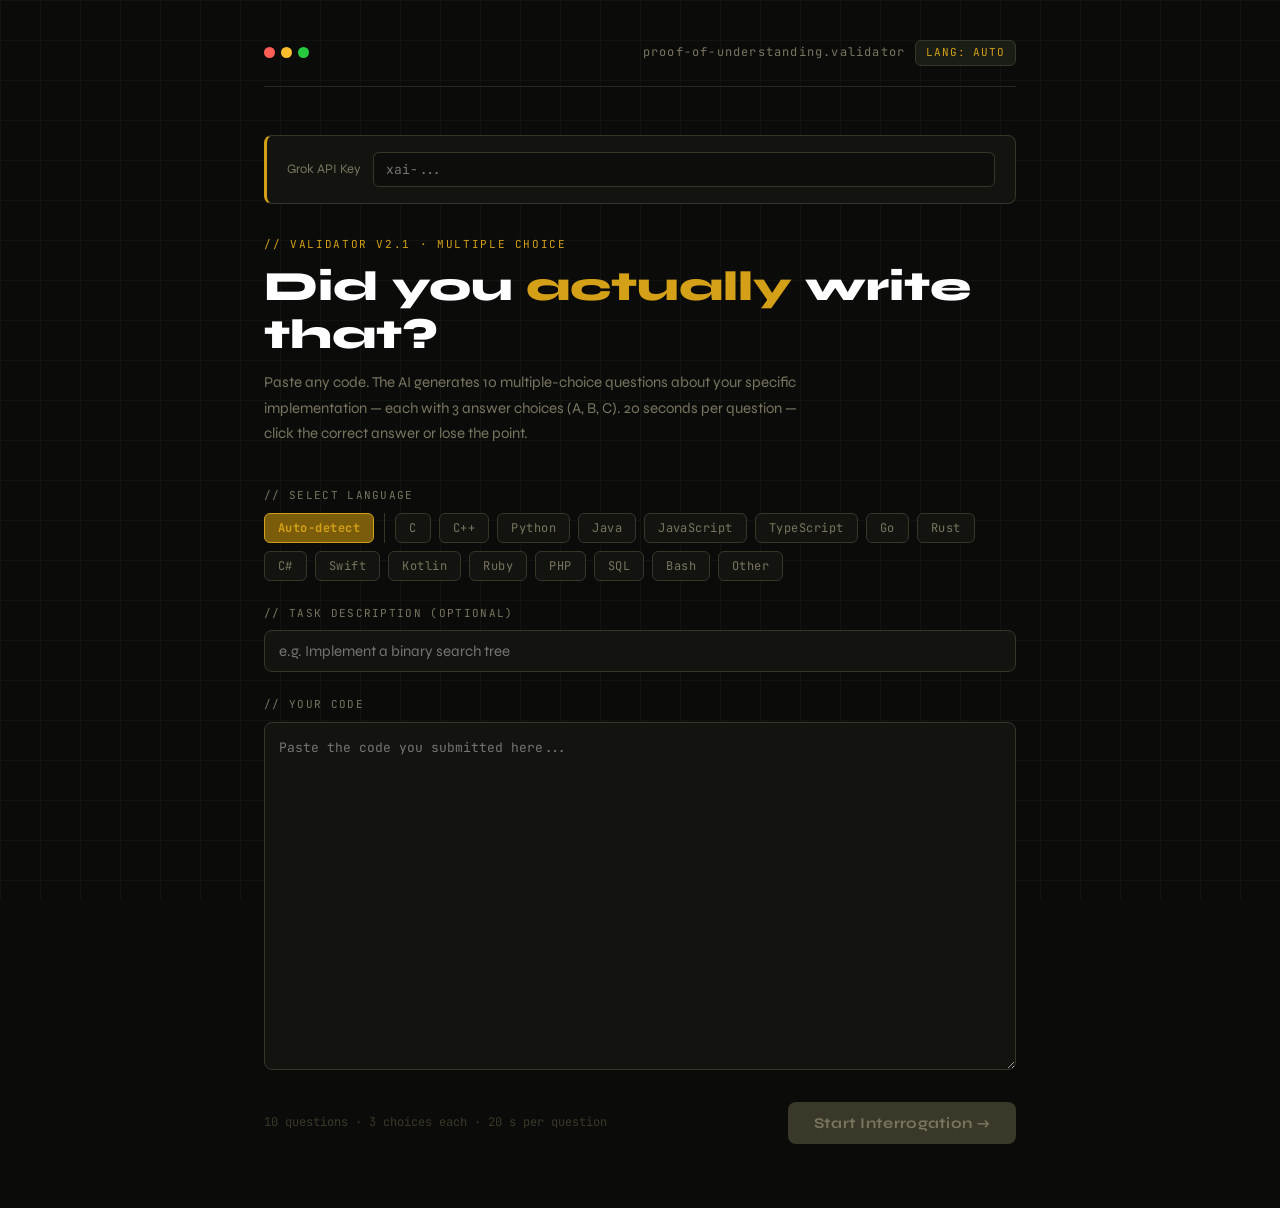
<file: index.html>
<!DOCTYPE html>
<html lang="en">
<head>
  <meta charset="UTF-8" />
  <meta name="viewport" content="width=device-width, initial-scale=1.0" />
  <title>Proof-of-Understanding Validator</title>

  <link href="https://fonts.googleapis.com/css2?family=JetBrains+Mono:ital,wght@0,400;0,600;0,700;1,400&family=Syne:wght@400;600;700;800&display=swap" rel="stylesheet" />

  <link rel="stylesheet" href="css/styles.css" />
</head>
<body>
<div class="page">

  <div class="topbar">
    <div class="dots">
      <div class="dot dot-r"></div>
      <div class="dot dot-y"></div>
      <div class="dot dot-g"></div>
    </div>
    <span class="topbar-title">proof-of-understanding.validator</span>
    <span class="lang-badge" id="topbar-lang">LANG: AUTO</span>
  </div>

  <div class="key-banner">
    <label for="apikey">Grok API Key</label>
    <input id="apikey" class="key-input" type="password" placeholder="xai-..." autocomplete="off" />
    <span id="key-status" class="key-saved" style="display:none">✓ saved</span>
  </div>

  <div id="screen-submit" class="screen active">
    <div class="hero">
      <div class="hero-tag">// validator v2.1 · multiple choice</div>
      <h1 class="hero-title">Did you <span>actually</span> write that?</h1>
      <p class="hero-desc">Paste any code. The AI generates 10 multiple-choice questions about your specific implementation — each with 3 answer choices (A, B, C). 20 seconds per question — click the correct answer or lose the point.</p>
    </div>

    <div class="section">
      <div class="label">// select language</div>
      <div class="lang-row" id="lang-row"></div>
    </div>

    <div class="section">
      <div class="label">// task description (optional)</div>
      <input id="task-desc" class="input" type="text" placeholder="e.g. Implement a binary search tree" />
    </div>

    <div class="section">
      <div class="label">// your code</div>
      <textarea id="code-input" class="code-area" rows="14" placeholder="Paste the code you submitted here..."></textarea>
    </div>

    <div class="row-end">
      <span class="hint-text">10 questions · 3 choices each · 20 s per question</span>
      <button id="btn-start" class="btn" disabled>Start Interrogation →</button>
    </div>
  </div>

  <div id="screen-loading" class="screen">
    <div class="loading-screen">
      <div class="spinner"></div>
      <div id="loading-msg" class="loading-msg">Parsing your code</div>
    </div>
  </div>

  <div id="screen-questions" class="screen">
    <div class="progress-bar" id="progress-bar"></div>

    <div class="q-meta">
      <span id="q-meta-left">Question 1 of 10</span>
      <span id="q-meta-score" style="color:var(--amber);font-weight:700">0 / 0</span>
    </div>

    <div class="q-text" id="q-text"></div>
    <div class="code-ref" id="code-ref"></div>
    <div class="feedback-bar" id="feedback-bar"></div>

    <div class="timer-row">
      <div class="timer-ring">
        <svg width="54" height="54" viewBox="0 0 54 54">
          <circle class="track" cx="27" cy="27" r="23"/>
          <circle id="timer-arc" class="fill-arc" cx="27" cy="27" r="23"
                  stroke-dasharray="144.51" stroke-dashoffset="0" stroke="#d4a017"/>
        </svg>
        <div class="timer-num" id="timer-num" style="color:#d4a017">20</div>
      </div>
      <span class="timer-label" id="timer-label">seconds to choose</span>
    </div>

    <div class="options-grid" id="options-grid"></div>
  </div>

  <div id="screen-evaluating" class="screen">
    <div class="loading-screen">
      <div class="spinner"></div>
      <div id="eval-msg" class="loading-msg">Compiling your results</div>
    </div>
  </div>

  <div id="screen-result" class="screen">
    <div class="result-screen">
      <div id="badge-ring" class="badge-ring badge-pass">
        <div class="badge-icon" id="badge-icon">✓</div>
        <div class="badge-word" id="badge-word">Verified</div>
      </div>

      <div class="score-num score-pass" id="score-num">10/10</div>
      <h2 class="result-title" id="result-title">Ready for Peer Review</h2>
      <p class="result-sub" id="result-sub"></p>

      <div id="next-step-box" class="next-step-box" style="display:none">
        <div class="nsl">// next step</div>
        <p id="next-step-text"></p>
      </div>

      <div class="eval-cards" id="eval-cards"></div>

      <div class="result-actions">
        <button class="btn-ghost" id="btn-new">Test New Code</button>
        <button class="btn" id="btn-retry" style="display:none">Retry Quiz →</button>
      </div>
    </div>
  </div>

</div>

<script src="js/config.js"></script>
<script src="js/api.js"></script>
<script src="js/quiz.js"></script>
<script src="js/main.js"></script>

</body>
</html>
</file>
<file: css/styles.css>
/* ── Reset & Root Variables ── */
*,*::before,*::after{box-sizing:border-box;margin:0;padding:0}
:root{
  --bg:#0b0c0a;--surface:#131410;--surface2:#1a1c16;
  --border:#272920;--border2:#353829;
  --amber:#d4a017;--amber2:#f0b830;--amber-dim:#7a5c0a;
  --green:#3ddc6e;--red:#f05050;--yellow:#f0c040;
  --text:#e2dcc8;--muted:#7a7560;--faint:#3a3828;
}
html,body{height:100%;background:var(--bg);color:var(--text);font-family:'Syne',sans-serif;font-size:16px;line-height:1.6}
body::before{content:'';position:fixed;inset:0;background-image:linear-gradient(var(--border) 1px,transparent 1px),linear-gradient(90deg,var(--border) 1px,transparent 1px);background-size:40px 40px;opacity:.3;pointer-events:none;z-index:0}
.page{position:relative;z-index:1;max-width:800px;margin:0 auto;padding:2.5rem 1.5rem 4rem;min-height:100vh}

/* ── Topbar ── */
.topbar{display:flex;align-items:center;gap:10px;margin-bottom:3rem;padding-bottom:1.25rem;border-bottom:1px solid var(--border)}
.dots{display:flex;gap:6px}
.dot{width:11px;height:11px;border-radius:50%}
.dot-r{background:#ff5f56}.dot-y{background:#ffbd2e}.dot-g{background:#27c93f}
.topbar-title{font-family:'JetBrains Mono',monospace;font-size:12px;color:var(--muted);letter-spacing:.1em;margin-left:auto}
.lang-badge{background:var(--surface2);border:1px solid var(--border2);border-radius:6px;padding:3px 10px;font-family:'JetBrains Mono',monospace;font-size:11px;color:var(--amber);letter-spacing:.08em}

/* ── Hero ── */
.hero{margin-bottom:2.5rem}
.hero-tag{font-family:'JetBrains Mono',monospace;font-size:11px;color:var(--amber);letter-spacing:.15em;text-transform:uppercase;margin-bottom:.6rem}
.hero-title{font-size:clamp(1.8rem,4vw,2.6rem);font-weight:800;line-height:1.15;color:#fff;margin-bottom:.75rem}
.hero-title span{color:var(--amber)}
.hero-desc{font-size:15px;color:var(--muted);max-width:540px;line-height:1.7}

/* ── API Key Banner ── */
.key-banner{background:var(--surface);border:1px solid var(--border2);border-left:3px solid var(--amber);border-radius:8px;padding:1rem 1.25rem;margin-bottom:2rem;display:flex;align-items:center;gap:12px;flex-wrap:wrap}
.key-banner label{font-size:13px;color:var(--muted);white-space:nowrap}
.key-input{flex:1;min-width:200px;background:#0d0e0b;border:1px solid var(--border2);border-radius:6px;color:var(--text);font-family:'JetBrains Mono',monospace;font-size:13px;padding:8px 12px;outline:none;transition:border-color .2s}
.key-input:focus{border-color:var(--amber)}
.key-saved{font-size:12px;color:var(--green);font-family:'JetBrains Mono',monospace}

/* ── Form Elements ── */
.section{margin-bottom:1.5rem}
.label{font-family:'JetBrains Mono',monospace;font-size:11px;color:var(--muted);letter-spacing:.12em;text-transform:uppercase;margin-bottom:8px}
.input{width:100%;background:var(--surface);border:1px solid var(--border2);border-radius:8px;color:var(--text);font-family:'Syne',sans-serif;font-size:15px;padding:11px 14px;outline:none;transition:border-color .2s}
.input:focus{border-color:var(--amber)}

/* ── Language Buttons ── */
.lang-row{display:flex;gap:8px;flex-wrap:wrap;margin-bottom:1.5rem}
.lang-btn{background:var(--surface);border:1px solid var(--border2);border-radius:6px;color:var(--muted);font-family:'JetBrains Mono',monospace;font-size:12px;padding:6px 13px;cursor:pointer;transition:all .15s;letter-spacing:.04em}
.lang-btn:hover{border-color:var(--amber-dim);color:var(--text)}
.lang-btn.selected{background:var(--amber-dim);border-color:var(--amber);color:var(--amber);font-weight:700}
.lang-divider{width:1px;background:var(--border2);margin:0 2px;align-self:stretch}

/* ── Code Input Area ── */
.code-area{width:100%;background:var(--surface);border:1px solid var(--border2);border-radius:8px;color:#c8c0a0;font-family:'JetBrains Mono',monospace;font-size:13px;padding:14px;outline:none;resize:vertical;transition:border-color .2s;line-height:1.75;tab-size:4}
.code-area:focus{border-color:var(--amber)}
.row-end{display:flex;justify-content:space-between;align-items:center;flex-wrap:wrap;gap:12px}
.hint-text{font-family:'JetBrains Mono',monospace;font-size:12px;color:var(--faint)}

/* ── Buttons ── */
.btn{background:var(--amber);color:#0b0c0a;border:none;border-radius:8px;padding:12px 26px;font-family:'Syne',sans-serif;font-size:15px;font-weight:700;cursor:pointer;transition:background .15s,transform .1s;letter-spacing:.02em;white-space:nowrap}
.btn:hover{background:var(--amber2)}.btn:active{transform:scale(.97)}
.btn:disabled{background:var(--faint);color:var(--muted);cursor:not-allowed;transform:none}
.btn-ghost{background:transparent;color:var(--amber);border:1px solid var(--amber-dim);border-radius:8px;padding:11px 22px;font-family:'Syne',sans-serif;font-size:15px;font-weight:600;cursor:pointer;transition:background .15s}
.btn-ghost:hover{background:var(--surface2)}

/* ── Loading Screen ── */
.loading-screen{display:flex;flex-direction:column;align-items:center;justify-content:center;min-height:380px;gap:1.5rem;animation:fadein .3s ease}
.spinner{width:52px;height:52px;border:2px solid var(--border2);border-top-color:var(--amber);border-radius:50%;animation:spin .85s linear infinite}
@keyframes spin{to{transform:rotate(360deg)}}
.loading-msg{font-family:'JetBrains Mono',monospace;font-size:13px;color:var(--muted);text-align:center}
.loading-msg::after{content:'';animation:dots 1.4s steps(4,end) infinite}
@keyframes dots{0%,100%{content:''}25%{content:'.'}50%{content:'..'}75%{content:'...'}}

/* ── Animations ── */
@keyframes fadein{from{opacity:0;transform:translateY(8px)}to{opacity:1;transform:none}}
@keyframes slidein{from{opacity:0;transform:translateX(18px)}to{opacity:1;transform:none}}

/* ── Progress Bar (pips) ── */
.progress-bar{display:flex;gap:6px;margin-bottom:1.75rem}
.pip{height:4px;flex:1;border-radius:2px;background:var(--border2);transition:background .3s}
.pip.done-correct{background:var(--green)}.pip.done-wrong{background:var(--red)}.pip.active{background:var(--amber2)}

/* ── Question Meta & Text ── */
.q-meta{font-family:'JetBrains Mono',monospace;font-size:11px;color:var(--muted);margin-bottom:.9rem;letter-spacing:.08em;display:flex;justify-content:space-between;align-items:center}
.q-text{font-size:20px;font-weight:700;line-height:1.45;color:#fff;margin-bottom:1.5rem}
.code-ref{background:var(--surface);border:1px solid var(--border2);border-left:3px solid var(--amber-dim);border-radius:8px;padding:14px;font-family:'JetBrains Mono',monospace;font-size:12px;color:#8a8060;line-height:1.8;max-height:150px;overflow-y:auto;white-space:pre;margin-bottom:1.5rem}

/* ── Timer ── */
.timer-row{display:flex;align-items:center;gap:14px;margin-bottom:1.5rem}
.timer-ring{position:relative;flex-shrink:0}
.timer-ring svg{display:block;transform:rotate(-90deg)}
.track{fill:none;stroke:var(--border2);stroke-width:3}
.fill-arc{fill:none;stroke-width:3;stroke-linecap:round;transition:stroke-dashoffset 1s linear,stroke .5s}
.timer-num{position:absolute;inset:0;display:flex;align-items:center;justify-content:center;font-family:'JetBrains Mono',monospace;font-size:17px;font-weight:700}
.timer-label{font-size:13px;color:var(--muted)}

/* ── MCQ Option Buttons ── */
.options-grid{display:flex;flex-direction:column;gap:10px;margin-bottom:1.25rem}
.opt-btn{
  width:100%;background:var(--surface);border:1px solid var(--border2);border-radius:10px;
  padding:14px 18px;cursor:pointer;text-align:left;
  font-family:'Syne',sans-serif;font-size:15px;color:var(--text);
  display:flex;align-items:flex-start;gap:14px;
  transition:border-color .15s,background .15s,transform .1s;
  animation:slidein .25s ease both;
  line-height:1.5;
}
.opt-btn:nth-child(1){animation-delay:.05s}
.opt-btn:nth-child(2){animation-delay:.12s}
.opt-btn:nth-child(3){animation-delay:.19s}
.opt-btn:hover:not(:disabled){border-color:var(--amber);background:var(--surface2);transform:translateX(3px)}
.opt-btn:hover:not(:disabled) .opt-key{border-color:var(--amber);color:var(--amber);background:var(--amber-dim)}
.opt-btn:disabled{cursor:default}
.opt-key{
  flex-shrink:0;width:28px;height:28px;border-radius:6px;
  background:var(--surface2);border:1px solid var(--border2);
  font-family:'JetBrains Mono',monospace;font-size:12px;font-weight:700;
  display:flex;align-items:center;justify-content:center;
  color:var(--muted);transition:all .2s;margin-top:1px;
}
.opt-text{flex:1}

/* ── Option States (correct / wrong / reveal) ── */
.opt-btn.selected-correct{border-color:var(--green);background:#0a1f0e}
.opt-btn.selected-correct .opt-key{background:#0a1f0e;border-color:var(--green);color:var(--green)}
.opt-btn.selected-wrong{border-color:var(--red);background:#1f0a0a}
.opt-btn.selected-wrong .opt-key{background:#1f0a0a;border-color:var(--red);color:var(--red)}
.opt-btn.reveal-correct{border-color:var(--green);background:#071408}
.opt-btn.reveal-correct .opt-key{background:#071408;border-color:var(--green);color:var(--green)}
.opt-btn.reveal-correct .opt-text{color:var(--green)}
.opt-btn.dimmed{opacity:.35}

/* ── Timeout Banner & Feedback Bar ── */
.timeout-tag{display:inline-flex;align-items:center;gap:8px;background:#2a1010;border:1px solid #7a2020;border-radius:6px;padding:8px 14px;font-family:'JetBrains Mono',monospace;font-size:12px;color:#e06050;margin-bottom:16px}
.feedback-bar{height:3px;border-radius:2px;margin-bottom:1rem;transition:background .3s;background:transparent}
.feedback-bar.correct{background:var(--green)}.feedback-bar.wrong{background:var(--red)}

/* ── Result Screen ── */
.result-screen{display:flex;flex-direction:column;align-items:center;padding:1rem 0 2rem;animation:fadein .3s ease}
.badge-ring{width:128px;height:128px;border-radius:50%;display:flex;flex-direction:column;align-items:center;justify-content:center;margin-bottom:1.25rem;animation:pop .45s cubic-bezier(.34,1.56,.64,1)}
@keyframes pop{from{transform:scale(.4);opacity:0}to{transform:scale(1);opacity:1}}
.badge-pass{background:#0a1f0e;border:2px solid var(--green)}
.badge-fail{background:#1f0a0a;border:2px solid var(--red)}
.badge-partial{background:#1f1a0a;border:2px solid var(--yellow)}
.badge-icon{font-size:44px;line-height:1}
.badge-word{font-family:'JetBrains Mono',monospace;font-size:10px;letter-spacing:.14em;font-weight:700;text-transform:uppercase;margin-top:4px}
.badge-pass .badge-word{color:var(--green)}.badge-fail .badge-word{color:var(--red)}.badge-partial .badge-word{color:var(--yellow)}
.score-num{font-family:'JetBrains Mono',monospace;font-size:48px;font-weight:700;margin-bottom:.25rem}
.score-pass{color:var(--green)}.score-fail{color:var(--red)}.score-partial{color:var(--yellow)}
.result-title{font-size:24px;font-weight:800;text-align:center;margin-bottom:.5rem;color:#fff}
.result-sub{font-size:14px;color:var(--muted);text-align:center;max-width:460px;line-height:1.7;margin-bottom:2rem}
.next-step-box{width:100%;background:#1a0f08;border:1px solid #6a3010;border-radius:8px;padding:12px 16px;margin-bottom:1.75rem}
.next-step-box .nsl{font-size:10px;color:#e07050;text-transform:uppercase;letter-spacing:.12em;font-weight:700;margin-bottom:4px}
.next-step-box p{font-size:14px;color:#c08060}

/* ── Result Eval Cards ── */
.eval-cards{width:100%;margin-bottom:1.5rem}
.eval-card{background:var(--surface);border:1px solid var(--border2);border-radius:10px;padding:1.1rem 1.25rem;margin-bottom:.75rem}
.eval-card.card-correct{border-color:#1a4a22}.eval-card.card-wrong{border-color:#4a1a1a}.eval-card.card-timeout{border-color:#3a2a0a}
.eval-q{font-size:14px;color:var(--text);font-weight:600;margin-bottom:10px;line-height:1.45}
.eval-choices{display:flex;flex-direction:column;gap:6px;margin-bottom:8px}
.eval-opt{display:flex;align-items:center;gap:10px;padding:7px 12px;border-radius:7px;font-size:13px;border:1px solid transparent}
.eval-opt .ek{font-family:'JetBrains Mono',monospace;font-size:11px;font-weight:700;width:22px;height:22px;border-radius:4px;display:flex;align-items:center;justify-content:center;flex-shrink:0}
.eval-opt.opt-neutral{background:var(--surface2);border-color:var(--border2);color:var(--muted)}
.eval-opt.opt-neutral .ek{background:var(--border2);color:var(--muted)}
.eval-opt.opt-correct-answer{background:#071408;border-color:#1a4a22;color:var(--green)}
.eval-opt.opt-correct-answer .ek{background:#0d2010;border-color:var(--green);color:var(--green)}
.eval-opt.opt-wrong-pick{background:#1f0a0a;border-color:#4a1a1a;color:var(--red)}
.eval-opt.opt-wrong-pick .ek{background:#2a0d0d;border-color:var(--red);color:var(--red)}
.eval-verdict{font-size:12px;font-family:'JetBrains Mono',monospace;margin-top:6px}
.v-pass{color:var(--green)}.v-fail{color:var(--red)}.v-timeout{color:var(--yellow)}
.result-actions{display:flex;gap:12px;flex-wrap:wrap;justify-content:center}

/* ── Screen Visibility ── */
.screen{display:none}.screen.active{display:block}

/* ── Scrollbar ── */
::-webkit-scrollbar{width:6px;height:6px}
::-webkit-scrollbar-track{background:var(--surface)}
::-webkit-scrollbar-thumb{background:var(--border2);border-radius:3px}
</file>
